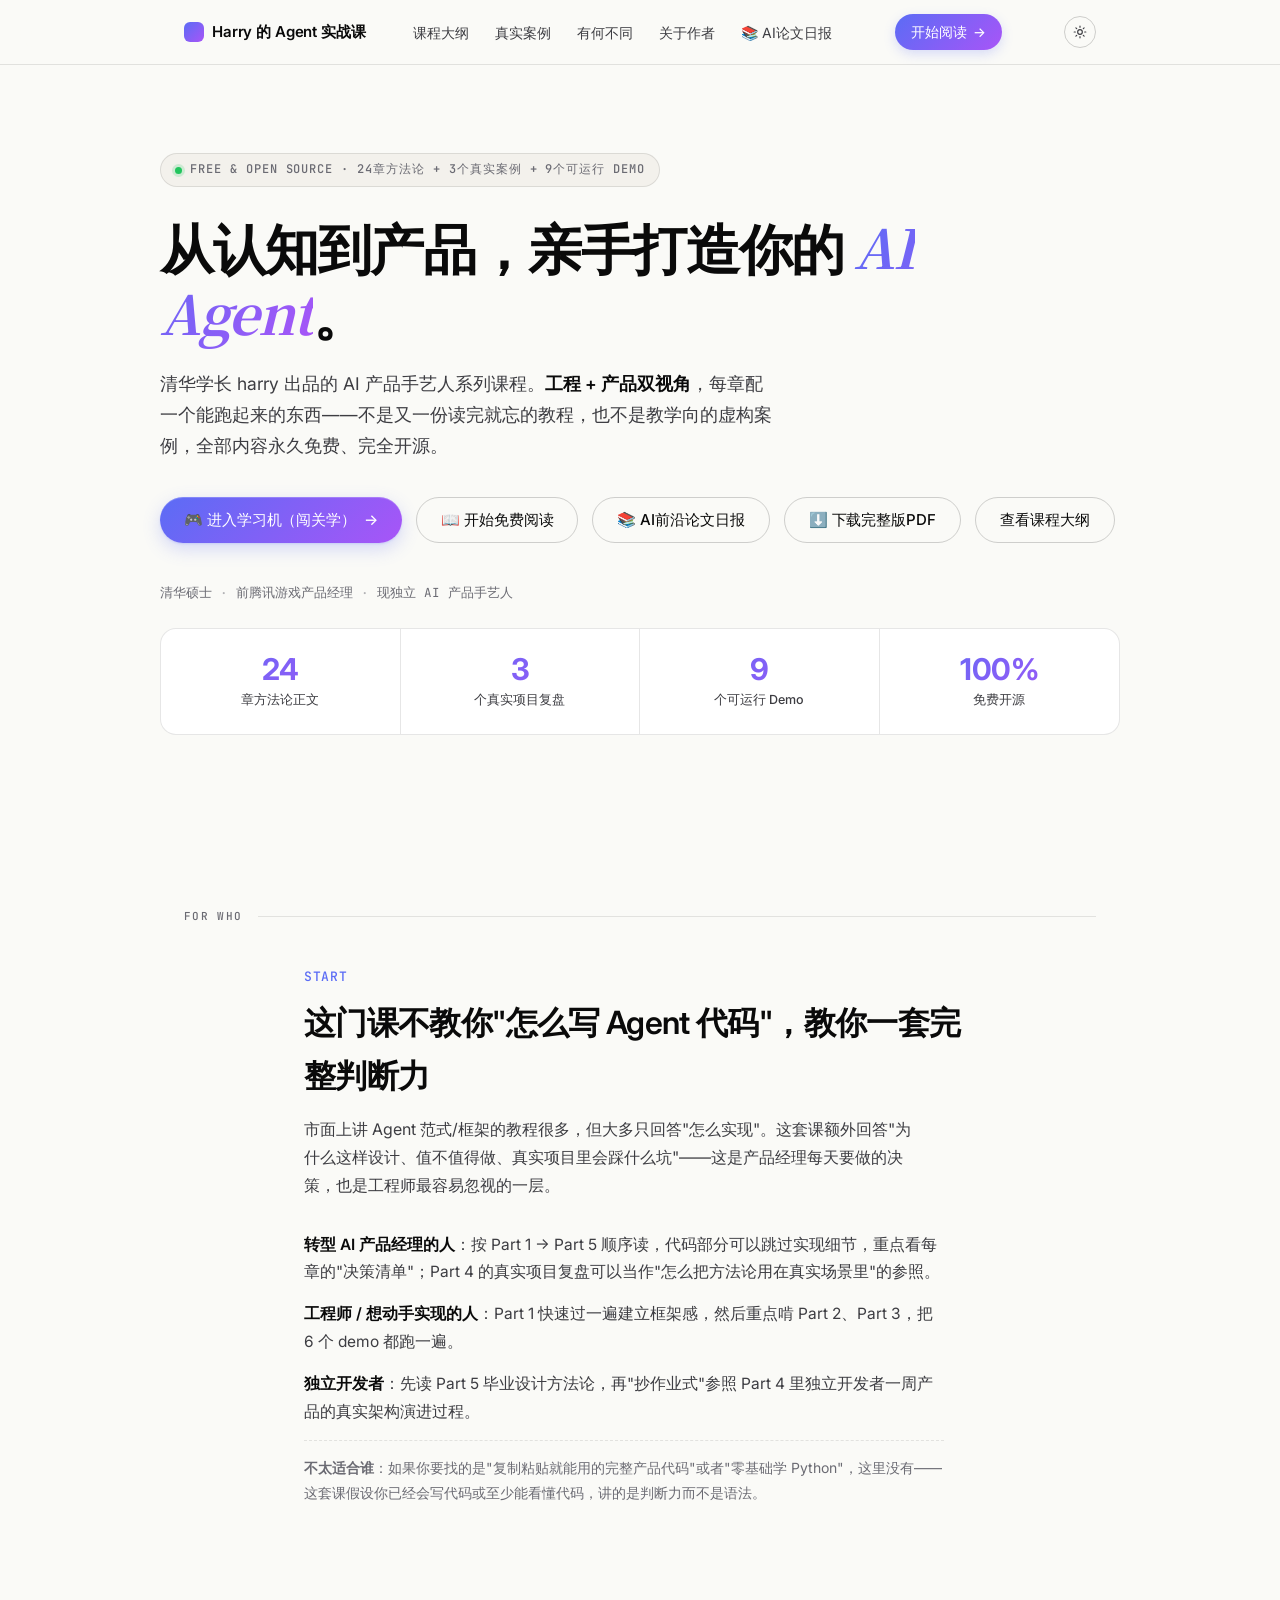
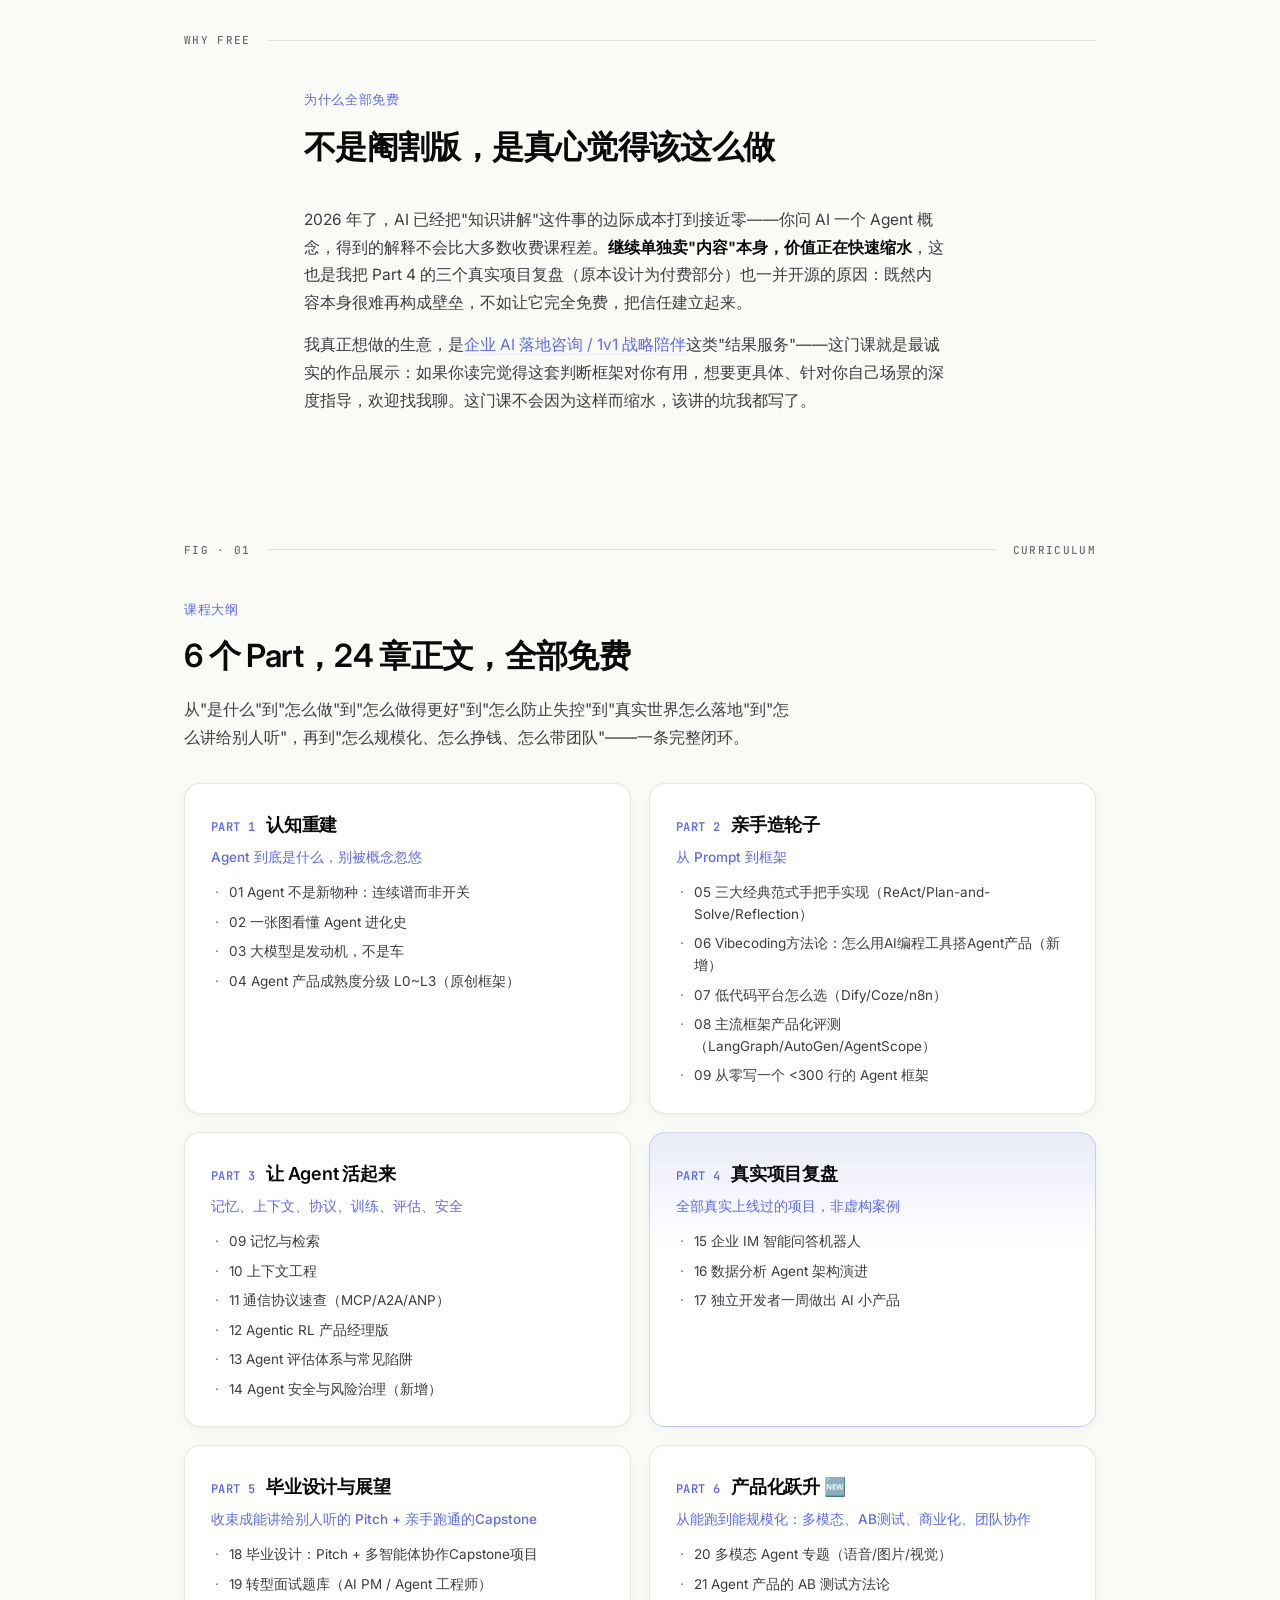
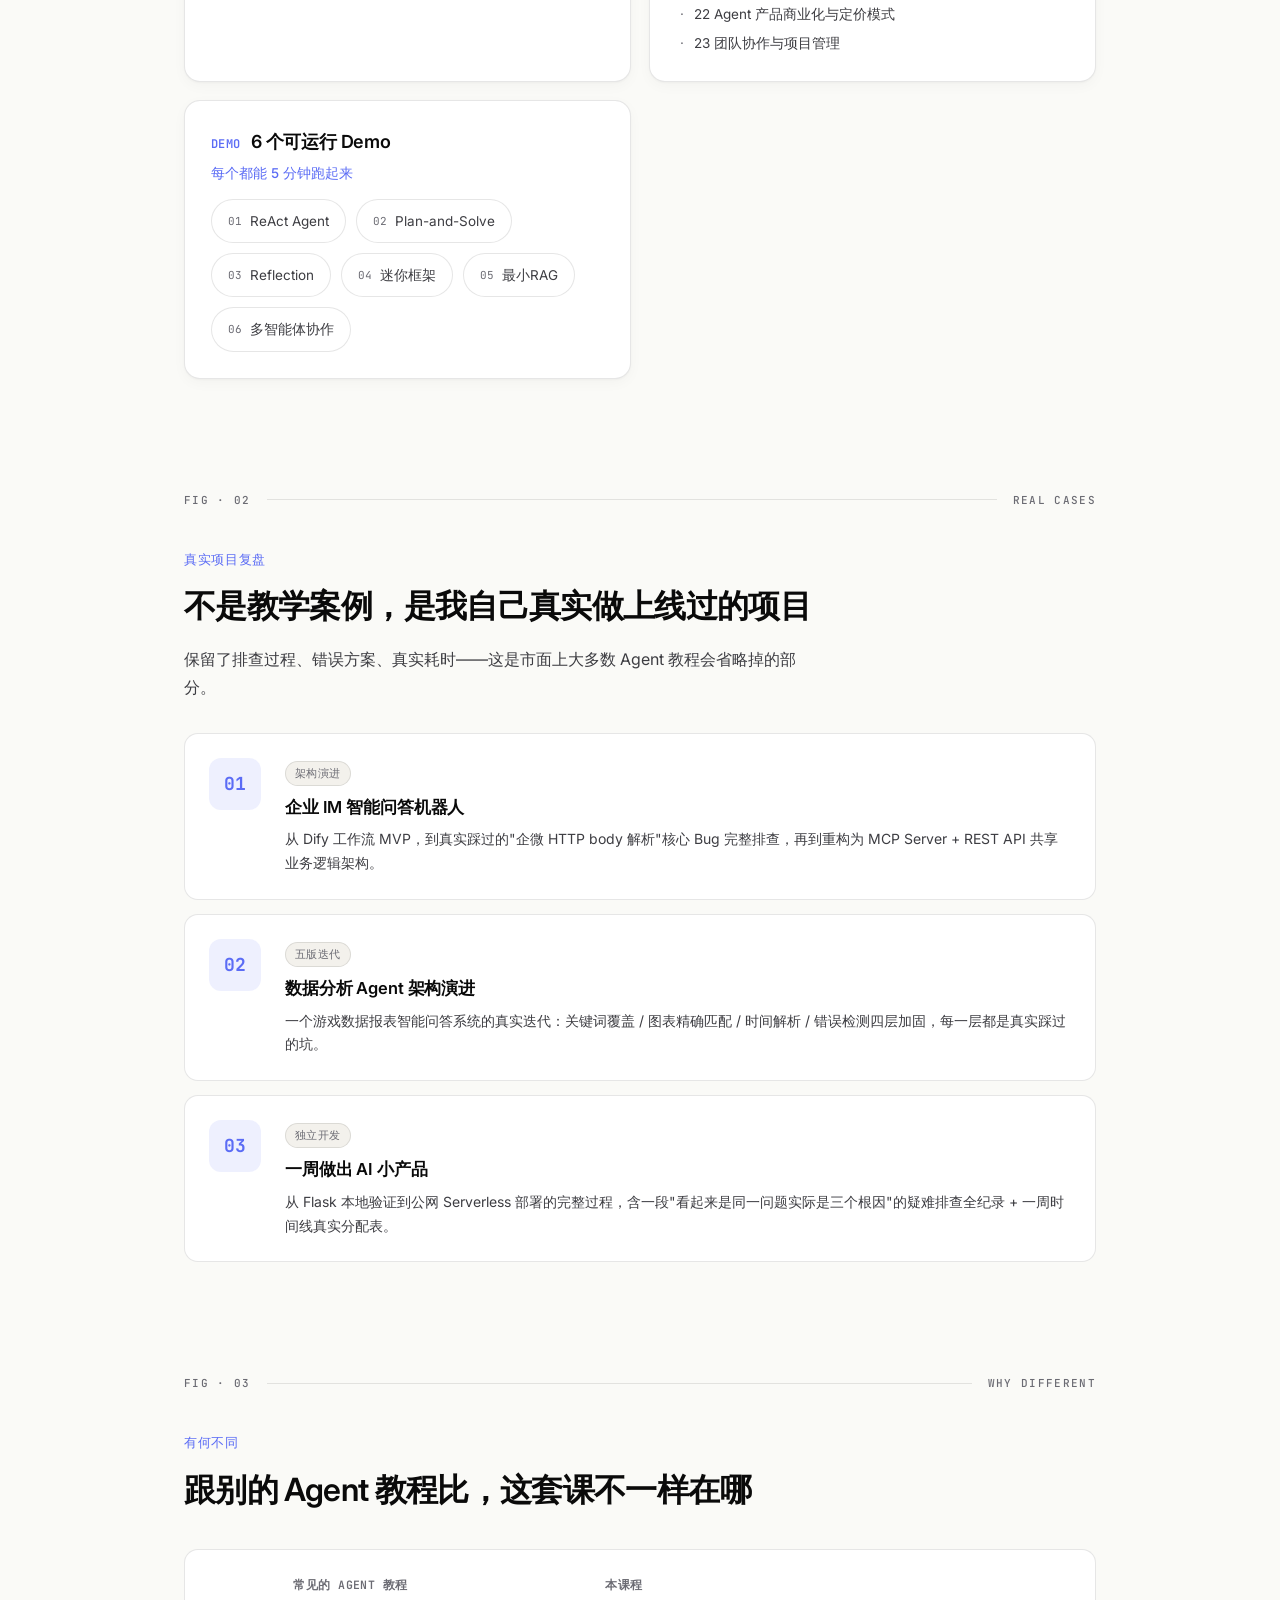
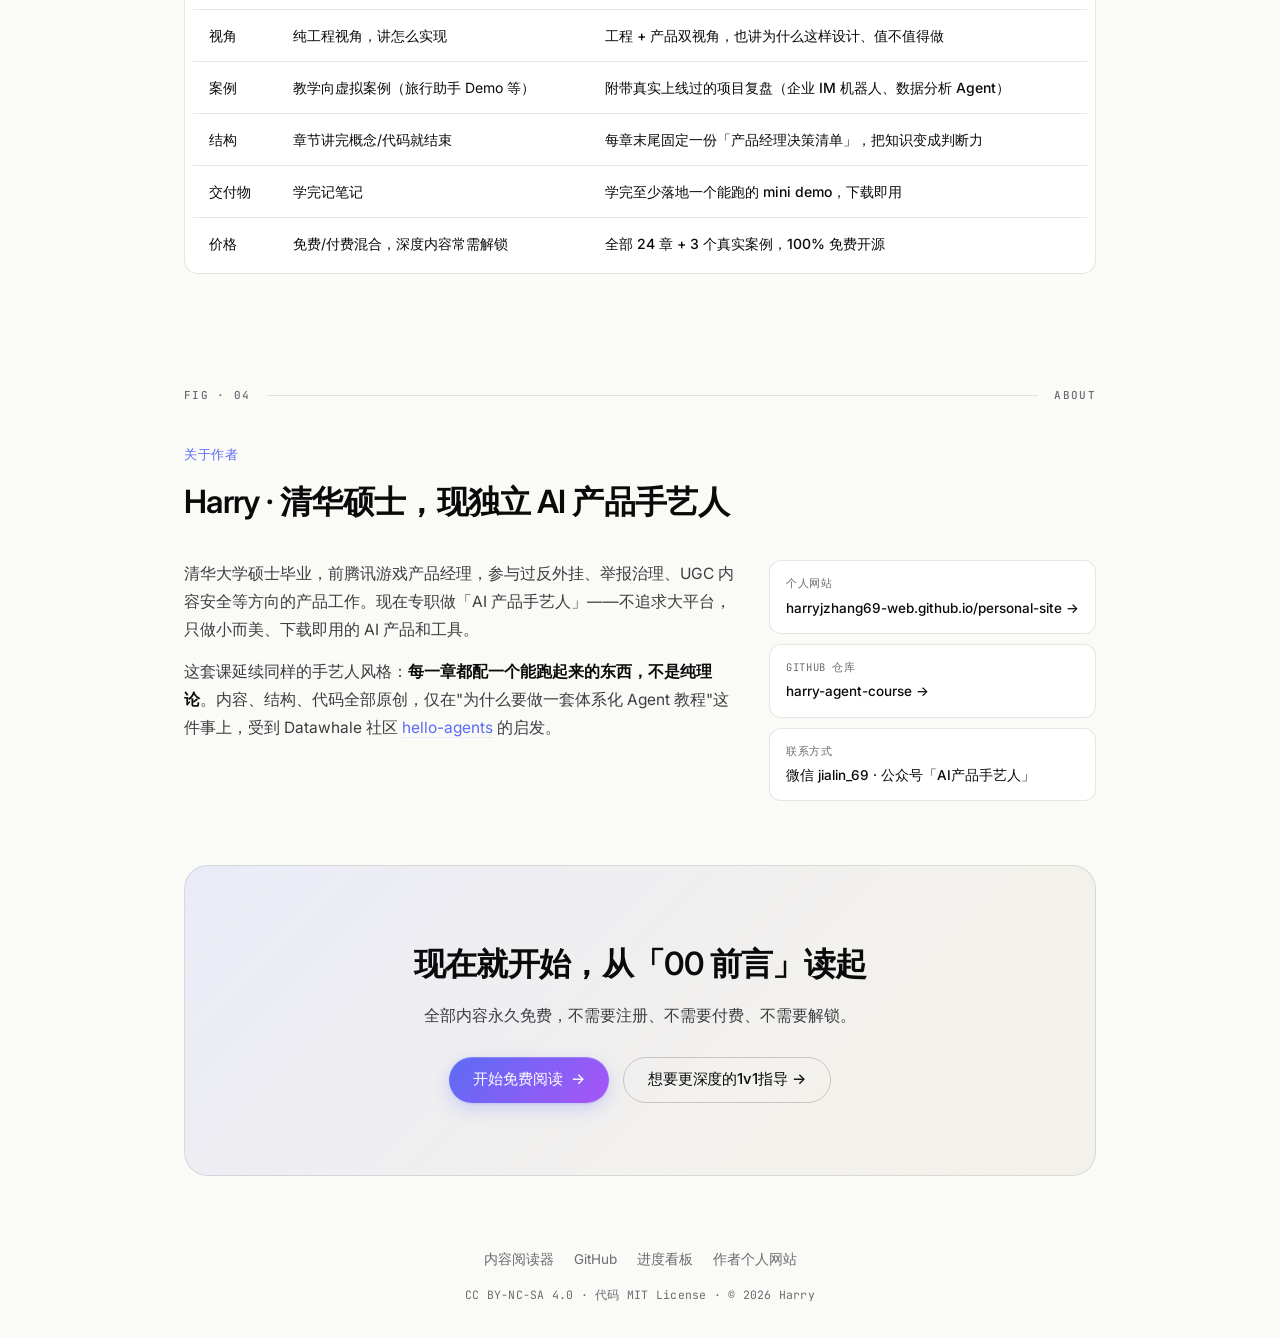
<file: index.html>
<!DOCTYPE html>
<html lang="zh-CN">
<head>
<meta charset="UTF-8" />
<meta name="viewport" content="width=device-width, initial-scale=1.0" />

<title>Harry 的 Agent 实战课 · 从认知到产品，亲手打造你的 AI Agent</title>
<meta name="description" content="清华学长harry出品·AI产品手艺人系列课程：24章方法论 + 3个真实项目复盘 + 9个可运行Demo + 每章5道自测题，全部内容永久免费开源。工程+产品双视角，每章配一个能跑起来的东西。" />
<meta name="keywords" content="AI Agent 教程, Agent 实战课, AI 产品经理转型, ReAct, LangGraph, MCP协议, Agent产品成熟度, Dify教程, Agent开源课程" />
<meta name="author" content="Harry Zhang" />

<meta name="theme-color" content="#fafaf7" media="(prefers-color-scheme: light)" />
<meta name="theme-color" content="#08090a" media="(prefers-color-scheme: dark)" />
<link rel="canonical" href="https://harryjzhang69-web.github.io/harry-agent-course/" />

<link rel="preconnect" href="https://fonts.googleapis.com" />
<link rel="preconnect" href="https://fonts.gstatic.com" crossorigin />
<link href="https://fonts.googleapis.com/css2?family=Inter:wght@400;500;600;700&family=JetBrains+Mono:wght@400;500;600&family=Noto+Serif+SC:wght@500;700&display=swap" rel="stylesheet" />
<link rel="stylesheet" href="./assets/style.css" />

<meta property="og:type" content="website" />
<meta property="og:title" content="Harry 的 Agent 实战课 · 从认知到产品打造你的 AI Agent" />
<meta property="og:description" content="24章方法论 + 3个真实项目复盘 + 9个可运行Demo，全部永久免费开源。" />
<meta property="og:url" content="https://harryjzhang69-web.github.io/harry-agent-course/" />
<meta property="og:locale" content="zh_CN" />
<meta name="twitter:card" content="summary_large_image" />

<script type="application/ld+json">
{
  "@context": "https://schema.org",
  "@type": "Course",
  "name": "Harry 的 Agent 实战课",
  "description": "从认知到产品，亲手打造你的 AI Agent。24章方法论+3个真实项目复盘+9个可运行Demo，全部免费开源。",
  "provider": { "@type": "Person", "name": "Harry Zhang", "sameAs": "https://github.com/harryjzhang69-web" },
  "isAccessibleForFree": true
}
</script>
</head>
<body>

<nav class="topnav">
  <div class="topnav-inner">
    <a href="#" class="logo">
      <span class="logo-mark"></span>
      <span>Harry 的 Agent 实战课</span>
    </a>
    <div class="topnav-links">
      <a href="#curriculum">课程大纲</a>
      <a href="#cases">真实案例</a>
      <a href="#compare">有何不同</a>
      <a href="#about">关于作者</a>
      <a href="./papers/index.html">📚 AI论文日报</a>
    </div>
    <a href="./book.html#/" class="topnav-cta">开始阅读 <span>→</span></a>
    <button class="theme-btn" onclick="toggleTheme()" aria-label="切换主题">
      <svg class="theme-icon-sun" width="14" height="14" viewBox="0 0 24 24" fill="none" stroke="currentColor" stroke-width="2" stroke-linecap="round" stroke-linejoin="round"><circle cx="12" cy="12" r="4"/><path d="M12 2v2M12 20v2M4.93 4.93l1.41 1.41M17.66 17.66l1.41 1.41M2 12h2M20 12h2M4.93 19.07l1.41-1.41M17.66 6.34l1.41-1.41"/></svg>
      <svg class="theme-icon-moon" width="14" height="14" viewBox="0 0 24 24" fill="none" stroke="currentColor" stroke-width="2" stroke-linecap="round" stroke-linejoin="round"><path d="M21 12.79A9 9 0 1 1 11.21 3 7 7 0 0 0 21 12.79z"/></svg>
    </button>
  </div>
</nav>

<main>

  <!-- ============= HERO ============= -->
  <header class="hero container">
    <div class="hero-tag"><span class="dot"></span>FREE & OPEN SOURCE · 24章方法论 + 3个真实案例 + 9个可运行 Demo</div>
    <h1 class="hero-title">从认知到产品，亲手打造你的 <span class="hl">AI Agent</span>。</h1>
    <p class="hero-sub">
      清华学长 harry 出品的 AI 产品手艺人系列课程。<strong>工程 + 产品双视角</strong>，每章配一个能跑起来的东西——不是又一份读完就忘的教程，也不是教学向的虚构案例，全部内容永久免费、完全开源。
    </p>
    <div class="hero-cta">
      <a href="./app/" class="btn btn-primary">🎮 进入学习机（闯关学） <span class="btn-arrow">→</span></a>
      <a href="./book.html#/" class="btn btn-ghost">📖 开始免费阅读</a>
      <a href="./papers/index.html" class="btn btn-ghost">📚 AI前沿论文日报</a>
      <a href="./downloads/Harry%E7%9A%84Agent%E5%AE%9E%E6%88%98%E8%AF%BE-%E5%AE%8C%E6%95%B4%E7%89%88.pdf" class="btn btn-ghost">⬇️ 下载完整版PDF</a>
      <a href="#curriculum" class="btn btn-ghost">查看课程大纲</a>
    </div>
    <div class="hero-credentials">
      <span>清华硕士</span><span class="cred-dot">·</span>
      <span>前腾讯游戏产品经理</span><span class="cred-dot">·</span>
      <span>现独立 AI 产品手艺人</span>
    </div>

    <div class="metrics-grid">
      <div class="metric"><strong>24</strong><span class="metric-label">章方法论正文</span></div>
      <div class="metric"><strong>3</strong><span class="metric-label">个真实项目复盘</span></div>
      <div class="metric"><strong>9</strong><span class="metric-label">个可运行 Demo</span></div>
      <div class="metric"><strong>100%</strong><span class="metric-label">免费开源</span></div>
    </div>
  </header>

  <!-- ============= 适合谁 ============= -->
  <div class="rule"><span class="rule-tag">FOR WHO</span><span class="rule-line"></span></div>
  <section class="block-narrow">
    <div class="block-head">
      <span class="block-num">START</span>
      <h2>这门课不教你"怎么写 Agent 代码"，教你一套完整判断力</h2>
      <p class="block-intro">市面上讲 Agent 范式/框架的教程很多，但大多只回答"怎么实现"。这套课额外回答"为什么这样设计、值不值得做、真实项目里会踩什么坑"——这是产品经理每天要做的决策，也是工程师最容易忽视的一层。</p>
    </div>
    <div class="about-text" style="max-width:640px;">
      <p><strong>转型 AI 产品经理的人</strong>：按 Part 1 → Part 5 顺序读，代码部分可以跳过实现细节，重点看每章的"决策清单"；Part 4 的真实项目复盘可以当作"怎么把方法论用在真实场景里"的参照。</p>
      <p><strong>工程师 / 想动手实现的人</strong>：Part 1 快速过一遍建立框架感，然后重点啃 Part 2、Part 3，把 6 个 demo 都跑一遍。</p>
      <p><strong>独立开发者</strong>：先读 Part 5 毕业设计方法论，再"抄作业式"参照 Part 4 里独立开发者一周产品的真实架构演进过程。</p>
      <p style="color:var(--text-2);font-size:14px;border-top:1px dashed var(--line);padding-top:14px;margin-top:6px;"><strong style="color:var(--text-2);">不太适合谁</strong>：如果你要找的是"复制粘贴就能用的完整产品代码"或者"零基础学 Python"，这里没有——这套课假设你已经会写代码或至少能看懂代码，讲的是判断力而不是语法。</p>
    </div>
  </section>

  <!-- ============= 为什么免费 ============= -->
  <div class="rule"><span class="rule-tag">WHY FREE</span><span class="rule-line"></span></div>
  <section class="block-narrow">
    <div class="block-head">
      <span class="block-num">为什么全部免费</span>
      <h2>不是阉割版，是真心觉得该这么做</h2>
    </div>
    <div class="about-text" style="max-width:640px;">
      <p>2026 年了，AI 已经把"知识讲解"这件事的边际成本打到接近零——你问 AI 一个 Agent 概念，得到的解释不会比大多数收费课程差。<strong>继续单独卖"内容"本身，价值正在快速缩水</strong>，这也是我把 Part 4 的三个真实项目复盘（原本设计为付费部分）也一并开源的原因：既然内容本身很难再构成壁垒，不如让它完全免费，把信任建立起来。</p>
      <p>我真正想做的生意，是<a href="https://harryjzhang69-web.github.io/personal-site/#consulting" target="_blank" rel="noopener" style="color:var(--accent);border-bottom:1px solid var(--accent-soft);">企业 AI 落地咨询 / 1v1 战略陪伴</a>这类"结果服务"——这门课就是最诚实的作品展示：如果你读完觉得这套判断框架对你有用，想要更具体、针对你自己场景的深度指导，欢迎找我聊。这门课不会因为这样而缩水，该讲的坑我都写了。</p>
    </div>
  </section>

  <!-- ============= 课程大纲 ============= -->
  <div class="rule" id="curriculum"><span class="rule-tag">FIG · 01</span><span class="rule-line"></span><span class="rule-tag">CURRICULUM</span></div>
  <section class="block">
    <div class="block-head">
      <span class="block-num">课程大纲</span>
      <h2>6 个 Part，24 章正文，全部免费</h2>
      <p class="block-intro">从"是什么"到"怎么做"到"怎么做得更好"到"怎么防止失控"到"真实世界怎么落地"到"怎么讲给别人听"，再到"怎么规模化、怎么挣钱、怎么带团队"——一条完整闭环。</p>
    </div>

    <div class="curriculum-grid">
      <div class="curr-card">
        <div class="curr-card-head"><span class="curr-num">PART 1</span><h3>认知重建</h3></div>
        <span class="curr-card-tag">Agent 到底是什么，别被概念忽悠</span>
        <ul class="curr-list">
          <li>01 Agent 不是新物种：连续谱而非开关</li>
          <li>02 一张图看懂 Agent 进化史</li>
          <li>03 大模型是发动机，不是车</li>
          <li>04 Agent 产品成熟度分级 L0~L3（原创框架）</li>
        </ul>
      </div>

      <div class="curr-card">
        <div class="curr-card-head"><span class="curr-num">PART 2</span><h3>亲手造轮子</h3></div>
        <span class="curr-card-tag">从 Prompt 到框架</span>
        <ul class="curr-list">
          <li>05 三大经典范式手把手实现（ReAct/Plan-and-Solve/Reflection）</li>
          <li>06 Vibecoding方法论：怎么用AI编程工具搭Agent产品（新增）</li>
          <li>07 低代码平台怎么选（Dify/Coze/n8n）</li>
          <li>08 主流框架产品化评测（LangGraph/AutoGen/AgentScope）</li>
          <li>09 从零写一个 &lt;300 行的 Agent 框架</li>
        </ul>
      </div>

      <div class="curr-card">
        <div class="curr-card-head"><span class="curr-num">PART 3</span><h3>让 Agent 活起来</h3></div>
        <span class="curr-card-tag">记忆、上下文、协议、训练、评估、安全</span>
        <ul class="curr-list">
          <li>09 记忆与检索</li>
          <li>10 上下文工程</li>
          <li>11 通信协议速查（MCP/A2A/ANP）</li>
          <li>12 Agentic RL 产品经理版</li>
          <li>13 Agent 评估体系与常见陷阱</li>
          <li>14 Agent 安全与风险治理（新增）</li>
        </ul>
      </div>

      <div class="curr-card featured">
        <div class="curr-card-head"><span class="curr-num">PART 4</span><h3>真实项目复盘</h3></div>
        <span class="curr-card-tag">全部真实上线过的项目，非虚构案例</span>
        <ul class="curr-list">
          <li>15 企业 IM 智能问答机器人</li>
          <li>16 数据分析 Agent 架构演进</li>
          <li>17 独立开发者一周做出 AI 小产品</li>
        </ul>
      </div>

      <div class="curr-card">
        <div class="curr-card-head"><span class="curr-num">PART 5</span><h3>毕业设计与展望</h3></div>
        <span class="curr-card-tag">收束成能讲给别人听的 Pitch + 亲手跑通的Capstone</span>
        <ul class="curr-list">
          <li>18 毕业设计：Pitch + 多智能体协作Capstone项目</li>
          <li>19 转型面试题库（AI PM / Agent 工程师）</li>
        </ul>
      </div>

      <div class="curr-card">
        <div class="curr-card-head"><span class="curr-num">PART 6</span><h3>产品化跃升 🆕</h3></div>
        <span class="curr-card-tag">从能跑到能规模化：多模态、AB测试、商业化、团队协作</span>
        <ul class="curr-list">
          <li>20 多模态 Agent 专题（语音/图片/视觉）</li>
          <li>21 Agent 产品的 AB 测试方法论</li>
          <li>22 Agent 产品商业化与定价模式</li>
          <li>23 团队协作与项目管理</li>
        </ul>
      </div>

      <div class="curr-card">
        <div class="curr-card-head"><span class="curr-num">DEMO</span><h3>6 个可运行 Demo</h3></div>
        <span class="curr-card-tag">每个都能 5 分钟跑起来</span>
        <div class="demo-chip-row">
          <span class="demo-chip"><span class="demo-chip-num">01</span>ReAct Agent</span>
          <span class="demo-chip"><span class="demo-chip-num">02</span>Plan-and-Solve</span>
          <span class="demo-chip"><span class="demo-chip-num">03</span>Reflection</span>
          <span class="demo-chip"><span class="demo-chip-num">04</span>迷你框架</span>
          <span class="demo-chip"><span class="demo-chip-num">05</span>最小RAG</span>
          <span class="demo-chip"><span class="demo-chip-num">06</span>多智能体协作</span>
        </div>
      </div>
    </div>
  </section>

  <!-- ============= 真实案例复盘 ============= -->
  <div class="rule" id="cases"><span class="rule-tag">FIG · 02</span><span class="rule-line"></span><span class="rule-tag">REAL CASES</span></div>
  <section class="block">
    <div class="block-head">
      <span class="block-num">真实项目复盘</span>
      <h2>不是教学案例，是我自己真实做上线过的项目</h2>
      <p class="block-intro">保留了排查过程、错误方案、真实耗时——这是市面上大多数 Agent 教程会省略掉的部分。</p>
    </div>
    <div class="case-grid">
      <a class="case-card" href="./book.html#/docs/part4/16-企业IM智能问答机器人">
        <div class="case-glyph">01</div>
        <div>
          <span class="case-tag">架构演进</span>
          <h3>企业 IM 智能问答机器人</h3>
          <p>从 Dify 工作流 MVP，到真实踩过的"企微 HTTP body 解析"核心 Bug 完整排查，再到重构为 MCP Server + REST API 共享业务逻辑架构。</p>
        </div>
      </a>
      <a class="case-card" href="./book.html#/docs/part4/17-数据分析Agent架构演进">
        <div class="case-glyph">02</div>
        <div>
          <span class="case-tag">五版迭代</span>
          <h3>数据分析 Agent 架构演进</h3>
          <p>一个游戏数据报表智能问答系统的真实迭代：关键词覆盖 / 图表精确匹配 / 时间解析 / 错误检测四层加固，每一层都是真实踩过的坑。</p>
        </div>
      </a>
      <a class="case-card" href="./book.html#/docs/part4/18-独立开发者一周产品">
        <div class="case-glyph">03</div>
        <div>
          <span class="case-tag">独立开发</span>
          <h3>一周做出 AI 小产品</h3>
          <p>从 Flask 本地验证到公网 Serverless 部署的完整过程，含一段"看起来是同一问题实际是三个根因"的疑难排查全纪录 + 一周时间线真实分配表。</p>
        </div>
      </a>
    </div>
  </section>

  <!-- ============= 跟别的教程有什么不同 ============= -->
  <div class="rule" id="compare"><span class="rule-tag">FIG · 03</span><span class="rule-line"></span><span class="rule-tag">WHY DIFFERENT</span></div>
  <section class="block">
    <div class="block-head">
      <span class="block-num">有何不同</span>
      <h2>跟别的 Agent 教程比，这套课不一样在哪</h2>
    </div>
    <div class="compare-wrap">
      <table class="compare-table">
        <thead><tr><th></th><th>常见的 Agent 教程</th><th>本课程</th></tr></thead>
        <tbody>
          <tr><td>视角</td><td>纯工程视角，讲怎么实现</td><td class="col-us">工程 + 产品双视角，也讲为什么这样设计、值不值得做</td></tr>
          <tr><td>案例</td><td>教学向虚拟案例（旅行助手 Demo 等）</td><td class="col-us">附带真实上线过的项目复盘（企业 IM 机器人、数据分析 Agent）</td></tr>
          <tr><td>结构</td><td>章节讲完概念/代码就结束</td><td class="col-us">每章末尾固定一份「产品经理决策清单」，把知识变成判断力</td></tr>
          <tr><td>交付物</td><td>学完记笔记</td><td class="col-us">学完至少落地一个能跑的 mini demo，下载即用</td></tr>
          <tr><td>价格</td><td>免费/付费混合，深度内容常需解锁</td><td class="col-us">全部 24 章 + 3 个真实案例，100% 免费开源</td></tr>
        </tbody>
      </table>
    </div>
  </section>

  <!-- ============= 关于作者 ============= -->
  <div class="rule" id="about"><span class="rule-tag">FIG · 04</span><span class="rule-line"></span><span class="rule-tag">ABOUT</span></div>
  <section class="block">
    <div class="block-head">
      <span class="block-num">关于作者</span>
      <h2>Harry · 清华硕士，现独立 AI 产品手艺人</h2>
    </div>
    <div class="about-flex">
      <div class="about-text">
        <p>清华大学硕士毕业，前腾讯游戏产品经理，参与过反外挂、举报治理、UGC 内容安全等方向的产品工作。现在专职做「AI 产品手艺人」——不追求大平台，只做小而美、下载即用的 AI 产品和工具。</p>
        <p>这套课延续同样的手艺人风格：<strong>每一章都配一个能跑起来的东西，不是纯理论</strong>。内容、结构、代码全部原创，仅在"为什么要做一套体系化 Agent 教程"这件事上，受到 Datawhale 社区 <a href="https://github.com/datawhalechina/hello-agents" style="color:var(--accent);border-bottom:1px solid var(--accent-soft);">hello-agents</a> 的启发。</p>
      </div>
      <div class="about-links">
        <a class="about-link-card" href="https://harryjzhang69-web.github.io/personal-site/" target="_blank" rel="noopener">
          <span class="about-link-label">个人网站</span>
          <span class="about-link-value">harryjzhang69-web.github.io/personal-site →</span>
        </a>
        <a class="about-link-card" href="https://github.com/harryjzhang69-web/harry-agent-course" target="_blank" rel="noopener">
          <span class="about-link-label">GitHub 仓库</span>
          <span class="about-link-value">harry-agent-course →</span>
        </a>
        <div class="about-link-card">
          <span class="about-link-label">联系方式</span>
          <span class="about-link-value">微信 jialin_69 · 公众号「AI产品手艺人」</span>
        </div>
      </div>
    </div>
  </section>

  <!-- ============= FINAL CTA ============= -->
  <section class="block">
    <div class="final-cta">
      <h2>现在就开始，从「00 前言」读起</h2>
      <p>全部内容永久免费，不需要注册、不需要付费、不需要解锁。</p>
      <div class="hero-cta">
        <a href="./book.html#/" class="btn btn-primary">开始免费阅读 <span class="btn-arrow">→</span></a>
        <a href="https://harryjzhang69-web.github.io/personal-site/#consulting" target="_blank" rel="noopener" class="btn btn-ghost">想要更深度的1v1指导 →</a>
      </div>
    </div>
  </section>

</main>

<footer class="footer">
  <div class="footer-links">
    <a href="./book.html#/">内容阅读器</a>
    <a href="https://github.com/harryjzhang69-web/harry-agent-course" target="_blank" rel="noopener">GitHub</a>
    <a href="./ROADMAP.md">进度看板</a>
    <a href="https://harryjzhang69-web.github.io/personal-site/" target="_blank" rel="noopener">作者个人网站</a>
  </div>
  <div class="footer-meta">CC BY-NC-SA 4.0 · 代码 MIT License · © 2026 Harry</div>
</footer>

<script>
  (function () {
    var saved = localStorage.getItem('agentcraft-theme');
    if (saved === 'dark') document.documentElement.setAttribute('data-theme', 'dark');
  })();
  function toggleTheme() {
    var isDark = document.documentElement.getAttribute('data-theme') === 'dark';
    if (isDark) {
      document.documentElement.removeAttribute('data-theme');
      localStorage.setItem('agentcraft-theme', 'light');
    } else {
      document.documentElement.setAttribute('data-theme', 'dark');
      localStorage.setItem('agentcraft-theme', 'dark');
    }
  }
</script>

</body>
</html>
</file>
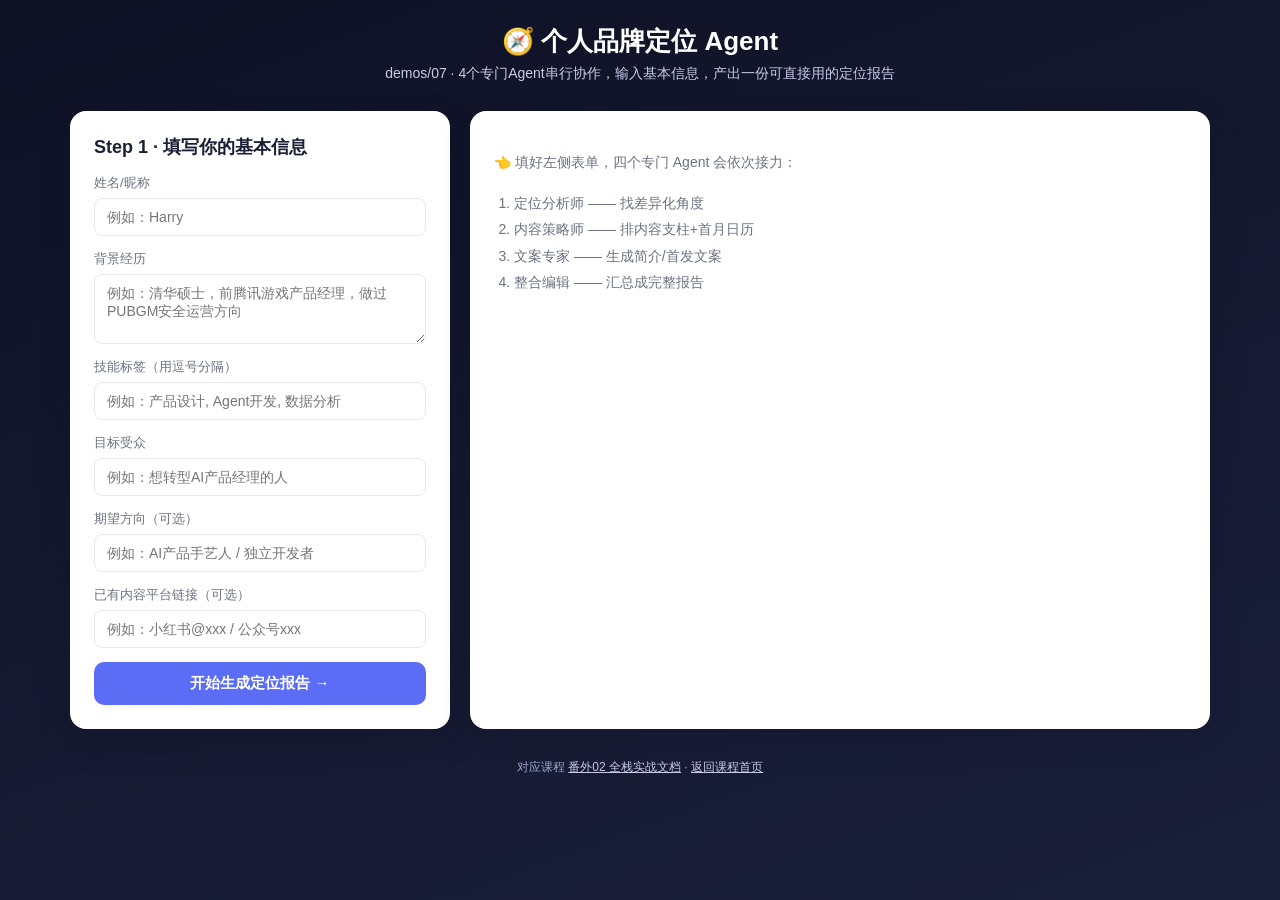
<file: demos/07-personal-brand-agent/frontend/index.html>
<!DOCTYPE html>
<html lang="zh-CN">
<head>
<meta charset="UTF-8" />
<title>个人品牌定位 Agent · Harry 的 Agent 实战课</title>
<meta name="viewport" content="width=device-width,initial-scale=1" />
<link rel="stylesheet" href="./style.css" />
</head>
<body>
  <div class="page">
    <header class="topbar">
      <div class="brand">🧭 个人品牌定位 Agent</div>
      <div class="sub">demos/07 · 4个专门Agent串行协作，输入基本信息，产出一份可直接用的定位报告</div>
    </header>

    <main class="layout">
      <!-- 左侧：输入表单 -->
      <section class="panel form-panel">
        <h2>Step 1 · 填写你的基本信息</h2>
        <form id="profileForm">
          <label>姓名/昵称
            <input type="text" name="name" placeholder="例如：Harry" required />
          </label>
          <label>背景经历
            <textarea name="background" rows="3" placeholder="例如：清华硕士，前腾讯游戏产品经理，做过PUBGM安全运营方向" required></textarea>
          </label>
          <label>技能标签（用逗号分隔）
            <input type="text" name="skills" placeholder="例如：产品设计, Agent开发, 数据分析" />
          </label>
          <label>目标受众
            <input type="text" name="target_audience" placeholder="例如：想转型AI产品经理的人" required />
          </label>
          <label>期望方向（可选）
            <input type="text" name="direction" placeholder="例如：AI产品手艺人 / 独立开发者" />
          </label>
          <label>已有内容平台链接（可选）
            <input type="text" name="existing_content" placeholder="例如：小红书@xxx / 公众号xxx" />
          </label>
          <button type="submit" id="submitBtn">开始生成定位报告 →</button>
        </form>

        <div class="progress-box" id="progressBox" hidden>
          <h3>Agent 执行进度</h3>
          <ul class="progress-list" id="progressList"></ul>
        </div>
      </section>

      <!-- 右侧：结果展示 -->
      <section class="panel result-panel">
        <div class="empty-state" id="emptyState">
          <p>👈 填好左侧表单，四个专门 Agent 会依次接力：</p>
          <ol>
            <li>定位分析师 —— 找差异化角度</li>
            <li>内容策略师 —— 排内容支柱+首月日历</li>
            <li>文案专家 —— 生成简介/首发文案</li>
            <li>整合编辑 —— 汇总成完整报告</li>
          </ol>
        </div>

        <div class="report" id="reportBox" hidden>
          <div class="report-header">
            <h2 id="reportTitle"></h2>
            <button id="downloadBtn" class="ghost-btn">⬇ 导出 Markdown</button>
          </div>
          <blockquote id="editorSummary" class="editor-summary"></blockquote>

          <div class="card">
            <h3>一、定位</h3>
            <p class="one-liner" id="oneLiner"></p>
            <div class="tag-block">
              <strong>差异化角度</strong>
              <ul id="differentiators"></ul>
            </div>
            <div class="tag-block">
              <strong>目标受众钩子</strong>
              <ul id="personaHooks"></ul>
            </div>
            <p class="risk-warning" id="riskWarning" hidden></p>
          </div>

          <div class="card">
            <h3>二、内容策略</h3>
            <div id="pillars"></div>
            <h4>首月内容日历</h4>
            <table id="calendarTable">
              <thead><tr><th>周次</th><th>选题</th><th>渠道</th></tr></thead>
              <tbody></tbody>
            </table>
            <h4>渠道打法</h4>
            <ul id="channelTactics"></ul>
          </div>

          <div class="card">
            <h3>三、可直接使用的文案</h3>
            <div class="copy-item">
              <strong>一句话简介</strong>
              <p id="bioShort"></p>
            </div>
            <div class="copy-item">
              <strong>长简介</strong>
              <p id="bioLong"></p>
            </div>
            <div class="copy-item">
              <strong>首发种草文案草稿</strong>
              <p id="socialPost"></p>
            </div>
            <div class="copy-item">
              <strong>个人网站 Hero 文案</strong>
              <p id="websiteHero"></p>
            </div>
          </div>
        </div>

        <div class="error-box" id="errorBox" hidden></div>
      </section>
    </main>

    <footer class="footer">
      对应课程 <a href="https://harryjzhang69-web.github.io/harry-agent-course/book.html#/docs/bonus/番外02-个人品牌定位Agent全栈实战">番外02 全栈实战文档</a> ·
      <a href="https://harryjzhang69-web.github.io/harry-agent-course/">返回课程首页</a>
    </footer>
  </div>

  <script src="./app.js"></script>
</body>
</html>
</file>
<file: assets/style.css>
/* ============================================
 * Harry 的 Agent 实战课 · 课程落地页
 * 视觉语言与 personal-site 保持一致（Linear 风格）
 * ============================================ */

:root {
  --bg: #fafaf7;
  --bg-1: #f3f1ec;
  --bg-2: #ffffff;
  --text: #0a0a0a;
  --text-1: #3d3d42;
  --text-2: #6b6b73;
  --line: rgba(10, 10, 10, 0.10);
  --line-strong: rgba(10, 10, 10, 0.18);

  --accent: #5b6cf5;
  --accent-2: #a855f7;
  --accent-soft: rgba(91, 108, 245, 0.10);

  --sans: "Inter", -apple-system, BlinkMacSystemFont, "PingFang SC", "Hiragino Sans GB", "Microsoft YaHei", sans-serif;
  --serif: "Noto Serif SC", ui-serif, Georgia, serif;
  --mono: "JetBrains Mono", ui-monospace, "Menlo", monospace;

  --space-xs: 8px;
  --space-sm: 16px;
  --space-md: 24px;
  --space-lg: 40px;
  --space-xl: 64px;
  --space-2xl: 96px;

  --content-w: 720px;
  --container-w: 960px;
}

[data-theme="dark"] {
  --bg: #08090a;
  --bg-1: #0e0f12;
  --bg-2: #141518;
  --text: #f7f8f8;
  --text-1: #c5c7cd;
  --text-2: #8a8d95;
  --line: rgba(255, 255, 255, 0.08);
  --line-strong: rgba(255, 255, 255, 0.14);
  --accent: #818cf8;
  --accent-2: #c084fc;
  --accent-soft: rgba(129, 140, 248, 0.14);
}

* { box-sizing: border-box; margin: 0; padding: 0; }
html { scroll-behavior: smooth; -webkit-text-size-adjust: 100%; }
body {
  font-family: var(--sans);
  background: var(--bg);
  color: var(--text);
  line-height: 1.65;
  -webkit-font-smoothing: antialiased;
  transition: background 0.25s ease, color 0.25s ease;
  overflow-x: hidden;
}
::selection { background: var(--accent); color: #fff; }
a { color: inherit; text-decoration: none; }
img, svg { max-width: 100%; height: auto; }

.container { max-width: var(--container-w); margin: 0 auto; padding: 0 24px; }

/* ============== Top Nav ============== */
.topnav {
  position: sticky; top: 0; z-index: 100;
  background: color-mix(in srgb, var(--bg) 75%, transparent);
  backdrop-filter: saturate(180%) blur(20px);
  -webkit-backdrop-filter: saturate(180%) blur(20px);
  border-bottom: 1px solid var(--line);
}
.topnav-inner {
  max-width: var(--container-w); margin: 0 auto;
  display: flex; align-items: center; justify-content: space-between;
  padding: 14px 24px;
}
.logo { display: inline-flex; align-items: center; gap: 8px; font-weight: 600; font-size: 15px; letter-spacing: -0.01em; }
.logo-mark {
  width: 20px; height: 20px; border-radius: 6px;
  background: linear-gradient(135deg, var(--accent), var(--accent-2));
  flex-shrink: 0;
}
.topnav-links { display: flex; gap: 26px; font-size: 14px; }
.topnav-links a { color: var(--text-1); transition: color 0.15s ease; }
.topnav-links a:hover { color: var(--text); }
.topnav-cta {
  display: inline-flex; align-items: center; gap: 6px;
  padding: 7px 16px; margin-left: 16px;
  background: linear-gradient(135deg, var(--accent), var(--accent-2));
  color: #fff !important; font-size: 13.5px; font-weight: 500;
  border-radius: 999px; white-space: nowrap;
  box-shadow: 0 4px 12px rgba(91,108,245,0.22);
  transition: all 0.2s ease;
}
.topnav-cta:hover { transform: translateY(-1px); box-shadow: 0 8px 18px rgba(91,108,245,0.32); }
.theme-btn {
  width: 32px; height: 32px; border-radius: 999px; margin-left: 14px;
  border: 1px solid var(--line-strong); background: transparent; color: var(--text-1);
  cursor: pointer; display: inline-flex; align-items: center; justify-content: center;
  transition: all 0.15s ease; flex-shrink: 0;
}
.theme-btn:hover { color: var(--text); background: var(--bg-1); }
.theme-icon-moon { display: none; }
[data-theme="dark"] .theme-icon-sun { display: none; }
[data-theme="dark"] .theme-icon-moon { display: inline; }
@media (max-width: 760px) { .topnav-links { display: none; } }

/* ============== Buttons ============== */
.btn {
  display: inline-flex; align-items: center; gap: 8px;
  height: 46px; padding: 0 24px; border-radius: 999px;
  font-size: 15px; font-weight: 500; letter-spacing: -0.005em;
  border: none; cursor: pointer; transition: all 0.22s cubic-bezier(0.16,1,0.3,1);
  white-space: nowrap;
}
.btn-primary {
  background: linear-gradient(135deg, var(--accent) 0%, var(--accent-2) 100%);
  color: #fff;
  box-shadow: 0 1px 2px rgba(91,108,245,0.18), 0 6px 18px rgba(91,108,245,0.24), inset 0 1px 0 rgba(255,255,255,0.2);
}
.btn-primary:hover { transform: translateY(-2px); box-shadow: 0 2px 4px rgba(91,108,245,0.22), 0 12px 28px rgba(91,108,245,0.36); }
.btn-ghost {
  background: transparent; color: var(--text); border: 1.5px solid var(--line-strong);
}
.btn-ghost:hover { border-color: var(--accent); color: var(--accent); background: var(--accent-soft); }
.btn-arrow { display: inline-block; transition: transform 0.18s ease; }
.btn:hover .btn-arrow { transform: translateX(3px); }

/* ============== Hero ============== */
.hero { padding: 88px 0 72px; }
.hero-tag {
  display: inline-flex; align-items: center; gap: 8px;
  font-family: var(--mono); font-size: 12px; letter-spacing: 0.08em;
  color: var(--text-2); text-transform: uppercase; margin-bottom: 28px; font-weight: 500;
  padding: 6px 14px; background: var(--bg-1); border: 1px solid var(--line); border-radius: 999px;
}
.hero-tag .dot { width: 7px; height: 7px; background: #22c55e; border-radius: 50%; display: inline-block; box-shadow: 0 0 0 3px rgba(34,197,94,0.18); }
.hero-title {
  font-size: clamp(34px, 5vw, 54px); font-weight: 600; letter-spacing: -0.026em;
  line-height: 1.15; margin-bottom: 22px; max-width: 760px;
}
.hero-title .hl {
  font-family: var(--serif); font-style: italic; font-weight: 700;
  background: linear-gradient(120deg, var(--accent), var(--accent-2));
  -webkit-background-clip: text; background-clip: text; -webkit-text-fill-color: transparent; color: transparent;
}
.hero-sub { font-size: 17.5px; color: var(--text-1); line-height: 1.75; max-width: 620px; margin-bottom: 36px; }
.hero-sub strong { color: var(--text); font-weight: 600; }
.hero-cta { display: flex; gap: 14px; flex-wrap: wrap; margin-bottom: 40px; }
.hero-credentials {
  display: flex; align-items: center; flex-wrap: wrap; gap: 8px;
  font-family: var(--mono); font-size: 12.5px; color: var(--text-2);
}
.cred-dot { opacity: 0.5; }

/* ============== Metrics ============== */
.metrics-grid {
  display: grid; grid-template-columns: repeat(4, 1fr); gap: 0;
  margin: 24px 0 12px; border: 1px solid var(--line); border-radius: 16px;
  overflow: hidden; background: var(--bg-2);
}
.metric { padding: 24px 16px; text-align: center; border-right: 1px solid var(--line); display: flex; flex-direction: column; gap: 4px; }
.metric:last-child { border-right: none; }
.metric strong {
  font-size: 30px; font-weight: 700; letter-spacing: -0.02em;
  background: linear-gradient(135deg, var(--accent), var(--accent-2));
  -webkit-background-clip: text; background-clip: text; -webkit-text-fill-color: transparent;
  line-height: 1.1;
}
.metric-label { font-size: 12.5px; color: var(--text-1); font-weight: 500; }
@media (max-width: 700px) {
  .metrics-grid { grid-template-columns: repeat(2, 1fr); }
  .metric:nth-child(2) { border-right: none; }
  .metric:nth-child(1), .metric:nth-child(2) { border-bottom: 1px solid var(--line); }
}

/* ============== Rule divider ============== */
.rule { max-width: var(--container-w); margin: 88px auto 40px; padding: 0 24px; display: flex; align-items: center; gap: 16px; }
.rule-tag { font-family: var(--mono); font-size: 11px; letter-spacing: 0.12em; color: var(--text-2); text-transform: uppercase; font-weight: 500; flex-shrink: 0; }
.rule-line { flex: 1; height: 1px; background: var(--line); }
@media (max-width: 640px) { .rule { margin: 56px auto 32px; } }

/* ============== Section blocks ============== */
.block { max-width: var(--container-w); margin: 0 auto; padding: 0 24px 24px; }
.block-narrow { max-width: var(--content-w); margin: 0 auto; padding: 0 24px 24px; }
.block-head { margin-bottom: 32px; }
.block-num { font-family: var(--mono); font-size: 13px; font-weight: 500; color: var(--accent); letter-spacing: 0.05em; margin-bottom: 10px; display: block; }
.block-head h2 { font-size: clamp(24px, 3vw, 32px); font-weight: 600; letter-spacing: -0.02em; margin-bottom: 12px; }
.block-intro { font-size: 16px; color: var(--text-1); max-width: 620px; line-height: 1.75; }

/* ============== Curriculum cards ============== */
.curriculum-grid { display: grid; grid-template-columns: repeat(2, 1fr); gap: 18px; }
@media (max-width: 780px) { .curriculum-grid { grid-template-columns: 1fr; } }
.curr-card {
  padding: 26px; border: 1px solid var(--line); border-radius: 16px; background: var(--bg-2);
  box-shadow: 0 1px 2px rgba(10,10,10,0.03), 0 4px 14px rgba(10,10,10,0.03);
  transition: all 0.22s cubic-bezier(0.16,1,0.3,1);
}
.curr-card:hover { transform: translateY(-2px); border-color: var(--line-strong); box-shadow: 0 4px 8px rgba(10,10,10,0.05), 0 16px 32px rgba(10,10,10,0.06); }
.curr-card.featured { border-color: rgba(91,108,245,0.28); background: linear-gradient(180deg, var(--accent-soft), var(--bg-2) 40%); }
.curr-card-head { display: flex; align-items: baseline; gap: 10px; margin-bottom: 6px; }
.curr-num { font-family: var(--mono); font-size: 12px; color: var(--accent); font-weight: 600; letter-spacing: 0.04em; }
.curr-card h3 { font-size: 18px; font-weight: 600; letter-spacing: -0.01em; }
.curr-card-tag { font-size: 13.5px; color: var(--accent); font-weight: 500; margin-bottom: 14px; display: block; }
.curr-list { list-style: none; display: flex; flex-direction: column; gap: 8px; }
.curr-list li { font-size: 13.5px; color: var(--text-1); line-height: 1.6; padding-left: 18px; position: relative; }
.curr-list li::before { content: "·"; position: absolute; left: 4px; color: var(--text-2); }

/* ============== Compare table ============== */
.compare-table { width: 100%; border-collapse: collapse; margin-top: 8px; font-size: 14px; }
.compare-table th, .compare-table td { text-align: left; padding: 14px 16px; border-bottom: 1px solid var(--line); vertical-align: top; }
.compare-table th { font-family: var(--mono); font-size: 11.5px; letter-spacing: 0.04em; color: var(--text-2); text-transform: uppercase; font-weight: 600; }
.compare-table td.col-us { color: var(--text); font-weight: 500; }
.compare-table tr:last-child td { border-bottom: none; }
.compare-wrap { overflow-x: auto; border: 1px solid var(--line); border-radius: 14px; background: var(--bg-2); padding: 4px 8px; }

/* ============== Case study cards ============== */
.case-grid { display: flex; flex-direction: column; gap: 14px; }
.case-card {
  display: grid; grid-template-columns: 56px 1fr; gap: 20px;
  padding: 24px; border: 1px solid var(--line); border-radius: 14px; background: var(--bg-2);
  transition: all 0.2s ease;
}
.case-card:hover { border-color: var(--line-strong); transform: translateY(-1px); }
.case-glyph {
  width: 52px; height: 52px; border-radius: 12px; background: var(--accent-soft); color: var(--accent);
  display: flex; align-items: center; justify-content: center; font-family: var(--mono); font-weight: 700; font-size: 18px;
  flex-shrink: 0;
}
.case-card h3 { font-size: 16.5px; font-weight: 600; margin-bottom: 6px; letter-spacing: -0.008em; }
.case-card p { font-size: 14px; color: var(--text-1); line-height: 1.7; }
.case-tag {
  display: inline-block; font-family: var(--mono); font-size: 10.5px; letter-spacing: 0.04em;
  padding: 3px 9px; background: var(--bg-1); border: 1px solid var(--line); border-radius: 999px;
  color: var(--text-2); margin-bottom: 8px;
}

/* ============== Demo chips ============== */
.demo-chip-row { display: flex; flex-wrap: wrap; gap: 10px; }
.demo-chip {
  display: inline-flex; align-items: center; gap: 8px;
  padding: 10px 16px; border: 1px solid var(--line); border-radius: 999px; background: var(--bg-2);
  font-size: 13.5px; color: var(--text-1); transition: all 0.18s ease;
}
.demo-chip:hover { border-color: var(--accent); color: var(--accent); background: var(--accent-soft); }
.demo-chip-num { font-family: var(--mono); font-size: 11px; color: var(--text-2); }

/* ============== About ============== */
.about-flex { display: flex; gap: 28px; align-items: flex-start; flex-wrap: wrap; }
.about-text { flex: 1; min-width: 280px; font-size: 15.5px; color: var(--text-1); line-height: 1.8; }
.about-text p { margin-bottom: 14px; }
.about-text strong { color: var(--text); font-weight: 600; }
.about-links { display: flex; flex-direction: column; gap: 10px; min-width: 220px; }
.about-link-card {
  padding: 14px 16px; border: 1px solid var(--line); border-radius: 12px; background: var(--bg-2);
  font-size: 13.5px; transition: all 0.18s ease;
}
.about-link-card:hover { border-color: var(--accent); }
.about-link-label { font-family: var(--mono); font-size: 10.5px; color: var(--text-2); letter-spacing: 0.06em; text-transform: uppercase; margin-bottom: 4px; display: block; }
.about-link-value { color: var(--text); font-weight: 500; }

/* ============== Final CTA ============== */
.final-cta {
  text-align: center; padding: 72px 24px; margin: 40px auto 0; max-width: var(--container-w);
  border-radius: 24px; background: linear-gradient(135deg, var(--accent-soft), var(--bg-1) 70%);
  border: 1px solid var(--line);
}
.final-cta h2 { font-size: clamp(24px, 3vw, 32px); font-weight: 600; letter-spacing: -0.02em; margin-bottom: 12px; }
.final-cta p { font-size: 15.5px; color: var(--text-1); margin-bottom: 28px; }
.final-cta .hero-cta { justify-content: center; margin-bottom: 0; }

/* ============== Footer ============== */
.footer { padding: 48px 24px 32px; text-align: center; }
.footer-links { display: flex; justify-content: center; gap: 20px; font-size: 13.5px; margin-bottom: 16px; flex-wrap: wrap; }
.footer-links a { color: var(--text-2); }
.footer-links a:hover { color: var(--text); }
.footer-meta { font-family: var(--mono); font-size: 11.5px; color: var(--text-2); letter-spacing: 0.02em; }

@media (max-width: 540px) {
  .hero { padding: 56px 0 48px; }
  .hero-cta { flex-direction: column; align-items: stretch; }
  .hero-cta .btn { justify-content: center; }
  .case-card { grid-template-columns: 1fr; }
  .final-cta { padding: 48px 20px; }
}
</file>
<file: demos/07-personal-brand-agent/frontend/style.css>
:root {
  --primary: #5b6cf5;
  --primary-dark: #4453d8;
  --bg: #0f1225;
  --panel-bg: #ffffff;
  --text-dark: #1b1f33;
  --text-gray: #6b7280;
  --border: #e6e8f0;
  --success: #22c55e;
  --danger: #ef4444;
}

* { box-sizing: border-box; }

body {
  margin: 0;
  font-family: -apple-system, "PingFang SC", "Microsoft YaHei", sans-serif;
  background: linear-gradient(160deg, #0f1225 0%, #1a1f3a 100%);
  color: var(--text-dark);
  min-height: 100vh;
}

.page { max-width: 1180px; margin: 0 auto; padding: 24px 20px 60px; }

.topbar { text-align: center; color: #fff; margin-bottom: 28px; }
.topbar .brand { font-size: 26px; font-weight: 700; }
.topbar .sub { margin-top: 6px; color: #c7cbe8; font-size: 14px; }

.layout {
  display: grid;
  grid-template-columns: 380px 1fr;
  gap: 20px;
}
@media (max-width: 860px) {
  .layout { grid-template-columns: 1fr; }
}

.panel {
  background: var(--panel-bg);
  border-radius: 16px;
  padding: 24px;
  box-shadow: 0 12px 30px rgba(15, 18, 37, 0.25);
}

.form-panel h2, .result-panel h2 { margin-top: 0; font-size: 18px; }

form label {
  display: block;
  margin-bottom: 14px;
  font-size: 13px;
  color: var(--text-gray);
}
form input, form textarea {
  display: block;
  width: 100%;
  margin-top: 6px;
  padding: 10px 12px;
  border: 1px solid var(--border);
  border-radius: 8px;
  font-size: 14px;
  font-family: inherit;
  resize: vertical;
}
form input:focus, form textarea:focus {
  outline: none;
  border-color: var(--primary);
  box-shadow: 0 0 0 3px rgba(91, 108, 245, 0.15);
}

button[type="submit"] {
  width: 100%;
  padding: 12px;
  border: none;
  border-radius: 10px;
  background: var(--primary);
  color: #fff;
  font-size: 15px;
  font-weight: 600;
  cursor: pointer;
  transition: background 0.15s;
}
button[type="submit"]:hover { background: var(--primary-dark); }
button[type="submit"]:disabled { background: #a5aef0; cursor: not-allowed; }

.progress-box { margin-top: 22px; border-top: 1px solid var(--border); padding-top: 16px; }
.progress-box h3 { margin: 0 0 10px; font-size: 14px; color: var(--text-gray); }
.progress-list { list-style: none; padding: 0; margin: 0; }
.progress-list li {
  display: flex;
  align-items: center;
  gap: 8px;
  padding: 8px 0;
  font-size: 13px;
  border-bottom: 1px solid #f2f3f8;
}
.progress-list li .dot {
  width: 8px; height: 8px; border-radius: 50%;
  background: #d1d5f0; flex-shrink: 0;
}
.progress-list li.running .dot { background: var(--primary); animation: pulse 1s infinite; }
.progress-list li.done .dot { background: var(--success); }
.progress-list li.error .dot { background: var(--danger); }
@keyframes pulse { 0%,100% { opacity: 1; } 50% { opacity: 0.3; } }

.empty-state { color: var(--text-gray); font-size: 14px; line-height: 1.9; }
.empty-state ol { padding-left: 20px; }

.report-header { display: flex; justify-content: space-between; align-items: center; }
.ghost-btn {
  border: 1px solid var(--primary);
  color: var(--primary);
  background: transparent;
  padding: 6px 12px;
  border-radius: 8px;
  cursor: pointer;
  font-size: 13px;
}
.ghost-btn:hover { background: rgba(91, 108, 245, 0.08); }

.editor-summary {
  margin: 10px 0 20px;
  padding: 12px 16px;
  background: rgba(91, 108, 245, 0.06);
  border-left: 3px solid var(--primary);
  border-radius: 6px;
  font-size: 14px;
  color: #3a3f5c;
}

.card {
  border: 1px solid var(--border);
  border-radius: 12px;
  padding: 18px 20px;
  margin-bottom: 16px;
}
.card h3 { margin-top: 0; font-size: 16px; }
.card h4 { font-size: 14px; color: var(--text-gray); margin: 16px 0 8px; }

.one-liner { font-size: 20px; font-weight: 700; color: var(--primary-dark); margin: 4px 0 14px; }
.tag-block { margin-bottom: 10px; }
.tag-block strong { font-size: 13px; color: var(--text-gray); }
.tag-block ul { margin: 6px 0 0; padding-left: 18px; font-size: 14px; }
.risk-warning {
  margin-top: 12px;
  font-size: 13px;
  color: #92400e;
  background: #fef3c7;
  padding: 8px 12px;
  border-radius: 6px;
}

table { width: 100%; border-collapse: collapse; font-size: 13px; }
table th, table td { text-align: left; padding: 8px 10px; border-bottom: 1px solid var(--border); }
table th { color: var(--text-gray); font-weight: 600; }

.copy-item { margin-bottom: 14px; }
.copy-item strong { font-size: 13px; color: var(--text-gray); }
.copy-item p {
  margin: 6px 0 0;
  padding: 10px 12px;
  background: #f8f9fc;
  border-radius: 8px;
  font-size: 14px;
  white-space: pre-wrap;
}

.error-box {
  padding: 14px 16px;
  background: #fef2f2;
  border: 1px solid #fecaca;
  color: #b91c1c;
  border-radius: 10px;
  font-size: 14px;
}

.footer { text-align: center; color: #9ca3d1; font-size: 12px; margin-top: 30px; }
.footer a { color: #c7cbe8; }
</file>
